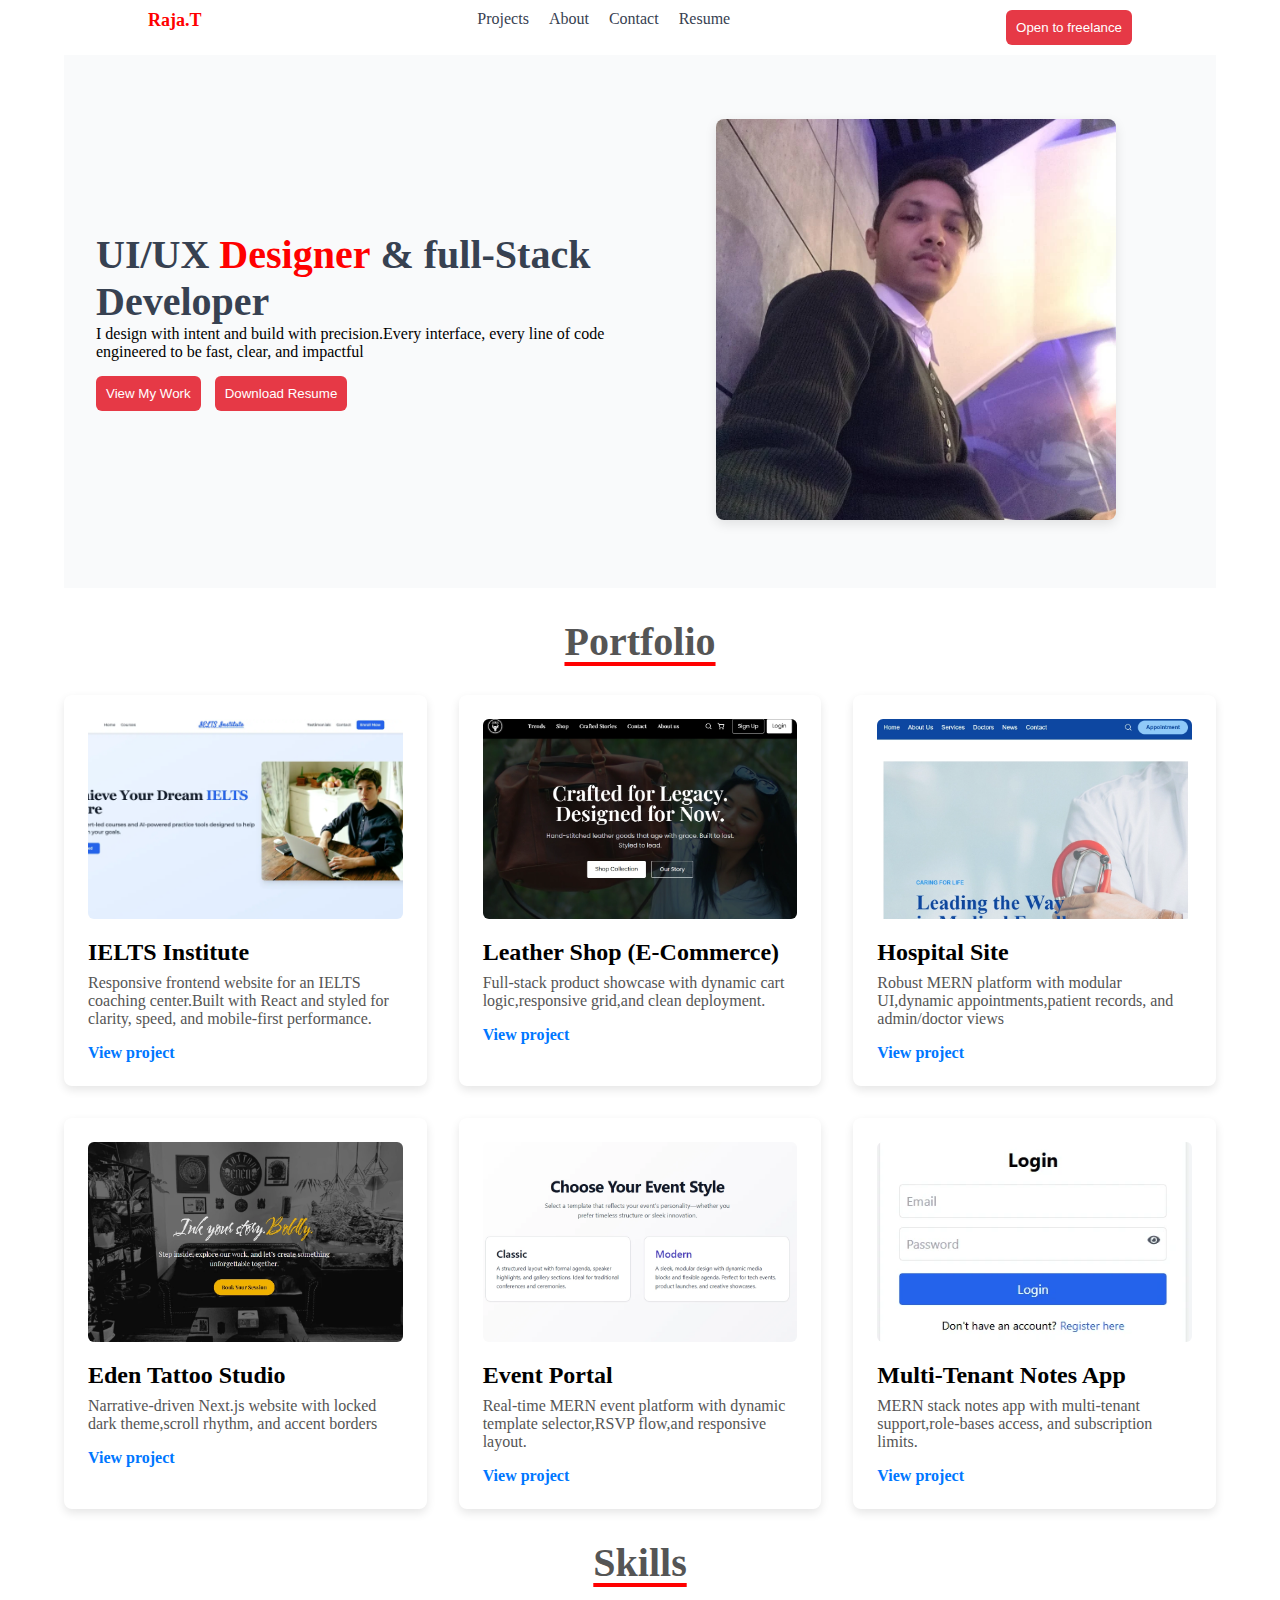
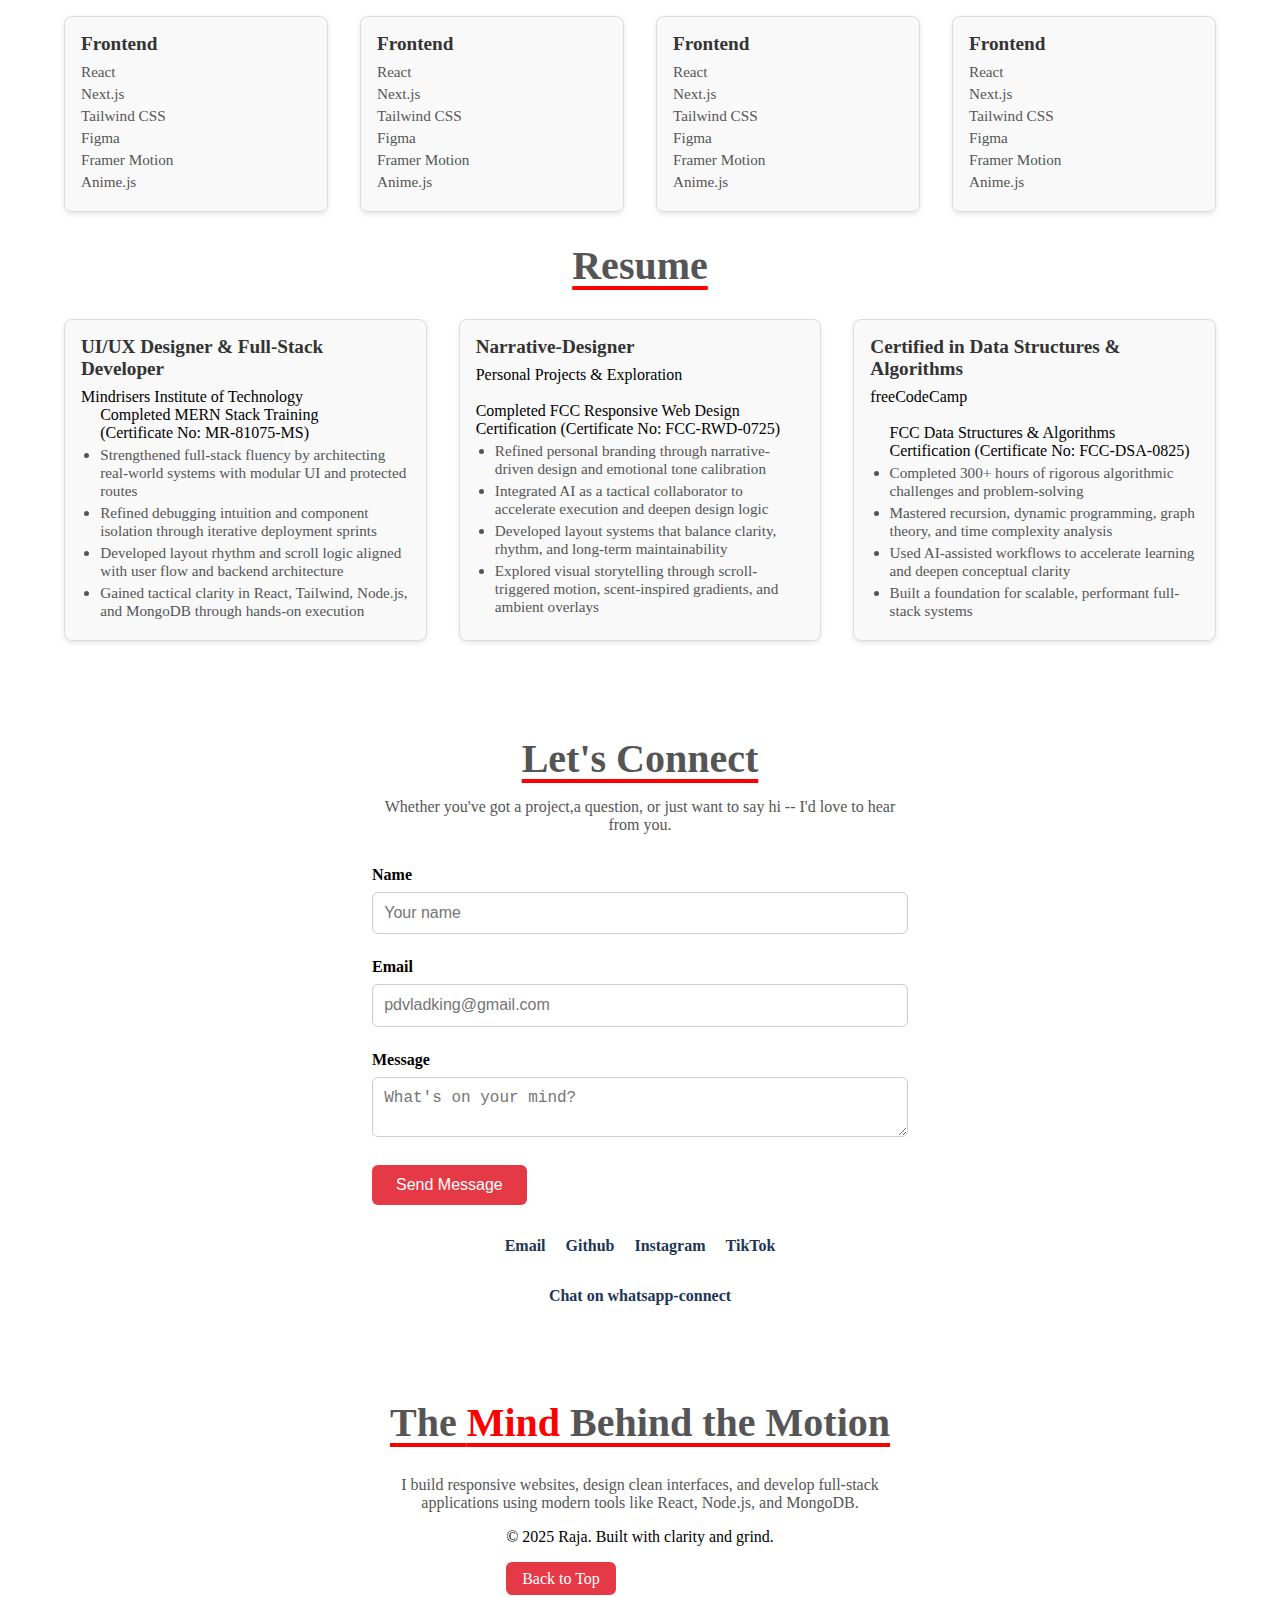
<file: index.html>
<!DOCTYPE html>
<html lang="en">
<head>
  <meta charset="UTF-8">
  <meta name="viewport" content="width=device-width, initial-scale=1.0">
  <title>Portfolio</title>
  <link rel="stylesheet" href="styles.css">
</head>
<body>

  <!-- navbar section -->

  <header>
    <div class="logo">Raja.T</div>
    <nav>
      <a href="">Projects</a>
      <a href="">About</a>
      <a href="">Contact</a>
      <a href="">Resume</a>
    </nav>
    <button class="navcta">Open to freelance</button>
  </header>
  <div class="wrapper">
  <main>

    <!-- hero section -->

    <section class="hero">
      <div class="hero-text">
        <h1>
          UI/UX <span>Designer</span> & full-Stack Developer
        </h1>
        <p>
          I design with intent and build with precision.Every interface, every line of code engineered to be fast, clear, and impactful 
        </p>
        <button class="cta">View My Work</button>
        <button class="cta1">Download Resume</button>
      </div>
      <div class="hero-image">
        <img src="hero.webp" alt="Raja coding">
      </div>
    </section>

    <!-- project section -->

    <section class="projects" id="projects">
      <h2>Portfolio</h2>
      <div class="project-grid">
      <article class="project-card">
        <img src="/ielts-institute.webp" alt="e-com">
        <h3>IELTS Institute</h3>
        <p>
          Responsive frontend website for an IELTS coaching center.Built with React and styled for clarity, speed, and mobile-first performance.
        </p>
        <a href="#" class="project-link">View project</a>
      </article>

            <article class="project-card">
        <img src="/rawhide.webp" alt="e-com">
        <h3>Leather Shop (E-Commerce)</h3>
        <p>
          Full-stack product showcase with dynamic cart logic,responsive grid,and clean deployment.
        </p>
        <a href="#" class="project-link">View project</a>
      </article>

      <article class="project-card">
        <img src="/hospital-thumb.webp" alt="Hospital-site">
        <h3>Hospital Site</h3>
        <p>
        Robust MERN platform with modular UI,dynamic appointments,patient records, and admin/doctor views
        </p>
        <a href="#" class="project-link">View project</a>
      </article>

      <article class="project-card">
        <img src="/eden.webp" alt="tattoo & piercing shop">
        <h3>Eden Tattoo Studio</h3>
        <p>
          Narrative-driven Next.js website with locked dark theme,scroll rhythm, and accent borders
        </p>
        <a href="#" class="project-link">View project</a>
      </article>

      <article class="project-card">
        <img src="/events-portal.webp" alt="e-com">
        <h3>Event Portal</h3>
        <p>
          Real-time MERN event platform with dynamic template selector,RSVP flow,and responsive layout.
        </p>
        <a href="#" class="project-link">View project</a>
      </article>

      <article class="project-card">
        <img src="/notes-app.webp" alt="e-com">
        <h3>Multi-Tenant Notes App</h3>
        <p>
          MERN stack notes app with multi-tenant support,role-bases access, and subscription limits.
        </p>
        <a href="#" class="project-link">View project</a>
      </article>
      </div>
    </section>

    <!-- Skills -->

    <section class="skills" id="skills">
    <h2>Skills</h2>
    <div class="skills-grid">
      <div class="skills-card">
      <h3>Frontend</h3>
      <ul>
      <li>React</li>
      <li>Next.js</li>
      <li>Tailwind CSS</li>
      <li>Figma</li>
      <li>Framer Motion</li>
      <li>Anime.js</li>
      </ul>
    </div>

    <div class="skills-card">
      <h3>Frontend</h3>
      <ul>
      <li>React</li>
      <li>Next.js</li>
      <li>Tailwind CSS</li>
      <li>Figma</li>
      <li>Framer Motion</li>
      <li>Anime.js</li>
      </ul>
    </div>

    <div class="skills-card">
      <h3>Frontend</h3>
      <ul>
      <li>React</li>
      <li>Next.js</li>
      <li>Tailwind CSS</li>
      <li>Figma</li>
      <li>Framer Motion</li>
      <li>Anime.js</li>
      </ul>
    </div>

    <div class="skills-card">
      <h3>Frontend</h3>
      <ul>
      <li>React</li>
      <li>Next.js</li>
      <li>Tailwind CSS</li>
      <li>Figma</li>
      <li>Framer Motion</li>
      <li>Anime.js</li>
      </ul>
    </div>
  </div>


    </section>

    <!-- Resume -->

    <section class="resume" id="resume">
      <h2>Resume</h2>
      <div class="resume-grid">
        <div class="resume-card">
       <h3>UI/UX Designer & Full-Stack Developer
</h3>
<p>Mindrisers Institute of Technology</p>
      <ul>
      Completed MERN Stack Training <br>(Certificate No: MR-81075-MS)
      <li>Strengthened full-stack fluency by architecting real-world systems with modular UI and protected routes
</li>
      <li>Refined debugging intuition and component isolation through iterative deployment sprints</li>
      <li>Developed layout rhythm and scroll logic aligned with user flow and backend architecture</li>
      <li>Gained tactical clarity in React, Tailwind, Node.js, and MongoDB through hands-on execution
</li>
      </ul>   
        </div>

        <div class="resume-card">
       <h3>Narrative-Designer</h3>
       <p>Personal Projects & Exploration</p>
       <br>Completed FCC Responsive Web Design Certification (Certificate No: FCC-RWD-0725)
      <ul>
      <li>Refined personal branding through narrative-driven design and emotional tone calibration
</li>
      <li>Integrated AI as a tactical collaborator to accelerate execution and deepen design logic
</li>
      <li>Developed layout systems that balance clarity, rhythm, and long-term maintainability
</li>
      <li>Explored visual storytelling through scroll-triggered motion, scent-inspired gradients, and ambient overlays
</li>
      </ul>   
        </div>

        <div class="resume-card">
       <h3>Certified in Data Structures & Algorithms
</h3>
 <p>freeCodeCamp</p> 
      <ul>
      <br>
FCC Data Structures & Algorithms Certification (Certificate No: FCC-DSA-0825)
      <li>Completed 300+ hours of rigorous algorithmic challenges and problem-solving
</li>
      <li>Mastered recursion, dynamic programming, graph theory, and time complexity analysis
</li>
      <li>Used AI-assisted workflows to accelerate learning and deepen conceptual clarity
</li>
      <li>Built a foundation for scalable, performant full-stack systems</li>
      </ul>   
        </div>
      </div>
    </section>

    <!-- Contact -->

    <section class="contact" id="contact">
      <h2>Let's Connect</h2>
      <p>Whether you've got a project,a question, or just want to say hi -- I'd love to hear from you.</p>

      <form id="contact-form">
        <label for="name">Name</label>
        <input type="text" id="name" name="user_email" placeholder="Your name" required>

        <label for="email">Email</label>
        <input type="email" id="email" name="user_email" placeholder="pdvladking@gmail.com" required>

        <label for="message">Message</label>
        <textarea name="message" id="message" placeholder="What's on your mind?" required></textarea>
        <button type="submit"class="send-btn">Send Message</button>
      </form>

      <div class="social-links">
        <a href="mailto:pdvladking@gmail.com">Email</a>
        <a href="https://github.com/pdvladking" target="_blank">Github</a>
        <a href="https://instagram.com/rajthapa_404" target="_blank">Instagram</a>
        <a href="https://www.tiktok.com" target="_blank" >TikTok</a>
      </div>
      <div class="whatsapp-connect">
        <a href="https://wa.me/9779768446227">Chat on whatsapp-connect</a>
      </div>
    </section>

    <!-- About me -->

    <section class="aboutme" id="aboutme">
      <h2>The <span>Mind</span> Behind the Motion</h2>
      <p>I build responsive websites, design clean interfaces, and develop full-stack <br> applications using modern tools like React, Node.js, and MongoDB.</p>
    </section>
  </main>
  <footer>
    <div class="footer-links">
      <p>
        &copy; 2025 Raja. Built with clarity and grind.
      </p>
      <a href="#top" class="back-to-top">Back to Top</a>
    </div>

  </footer>
  </div>


  
</body>
</html>
</file>
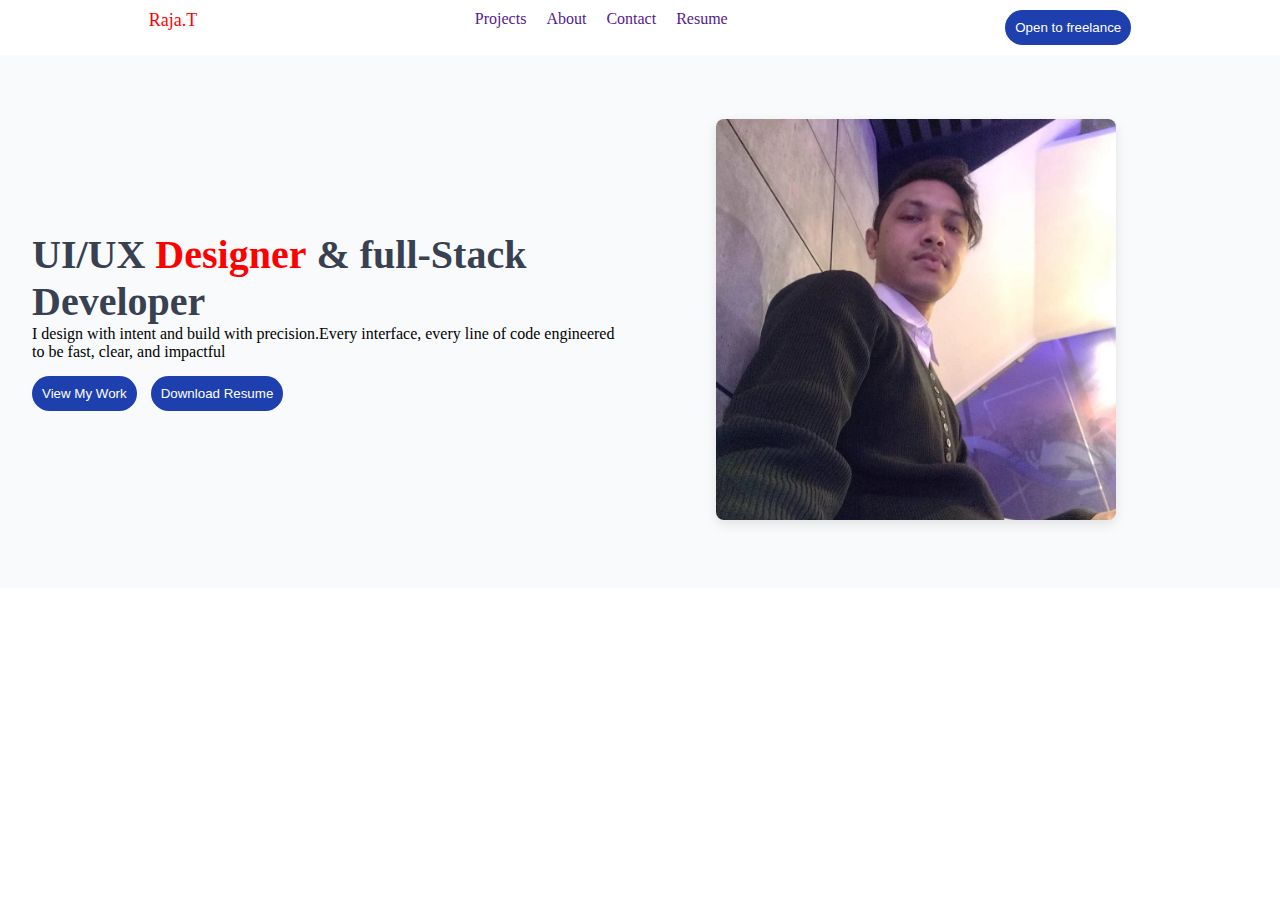
<file: Drill-1/index.html>
<!DOCTYPE html>
<html lang="en">
<head>
  <meta charset="UTF-8">
  <meta name="viewport" content="width=device-width, initial-scale=1.0">
  <title>Portfolio</title>
  <link rel="stylesheet" href="styles.css">
</head>
<body>
  <header>
    <div class="logo">Raja.T</div>
    <nav>
      <a href="">Projects</a>
      <a href="">About</a>
      <a href="">Contact</a>
      <a href="">Resume</a>
    </nav>
    <button class="navcta">Open to freelance</button>
  </header>
  <main>
    <!-- hero section -->
    <section class="hero">
      <div class="hero-text">
        <h1>
          UI/UX <span>Designer</span> & full-Stack Developer
        </h1>
        <p>
          I design with intent and build with precision.Every interface, every line of code engineered to be fast, clear, and impactful 
        </p>
        <button class="cta">View My Work</button>
        <button class="cta1">Download Resume</button>
      </div>
      <div class="hero-image">
        <img src="hero.webp" alt="Raja coding">
      </div>
    </section>
  </main>
  
</body>
</html>
</file>
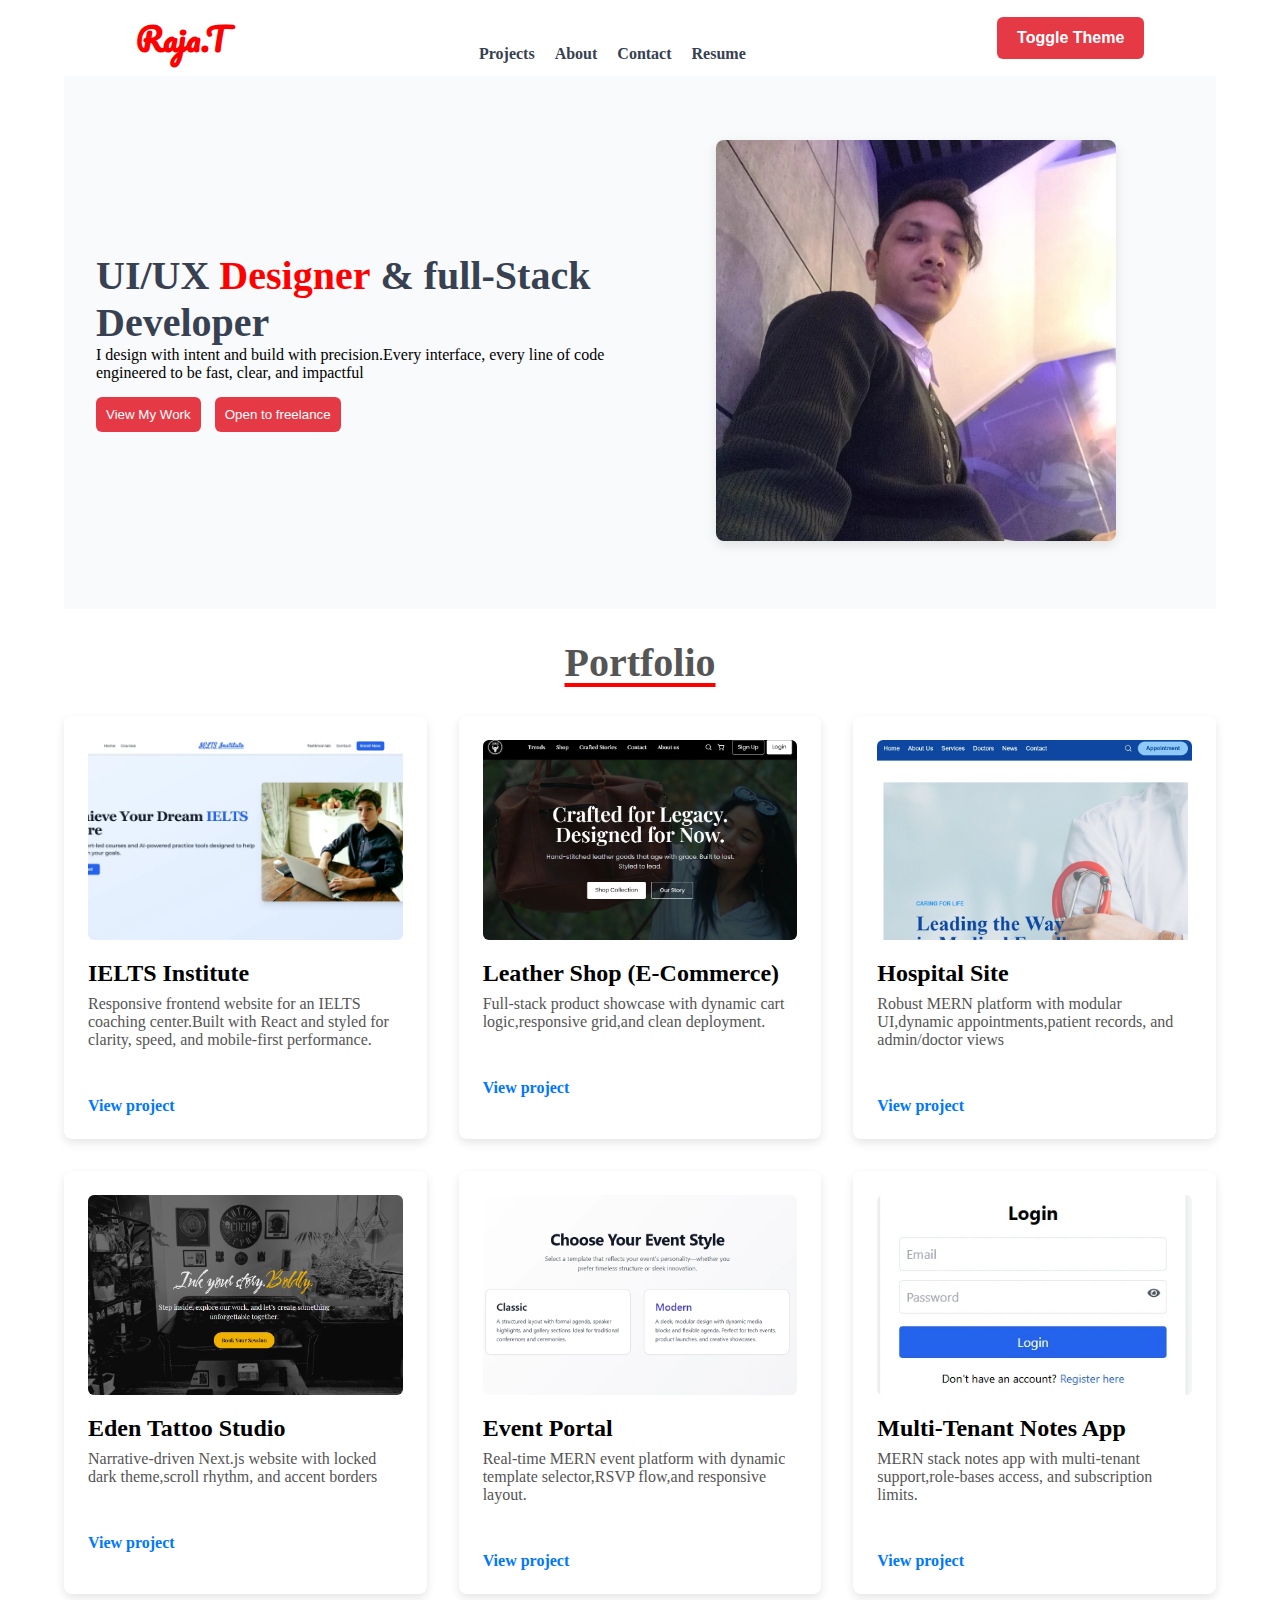
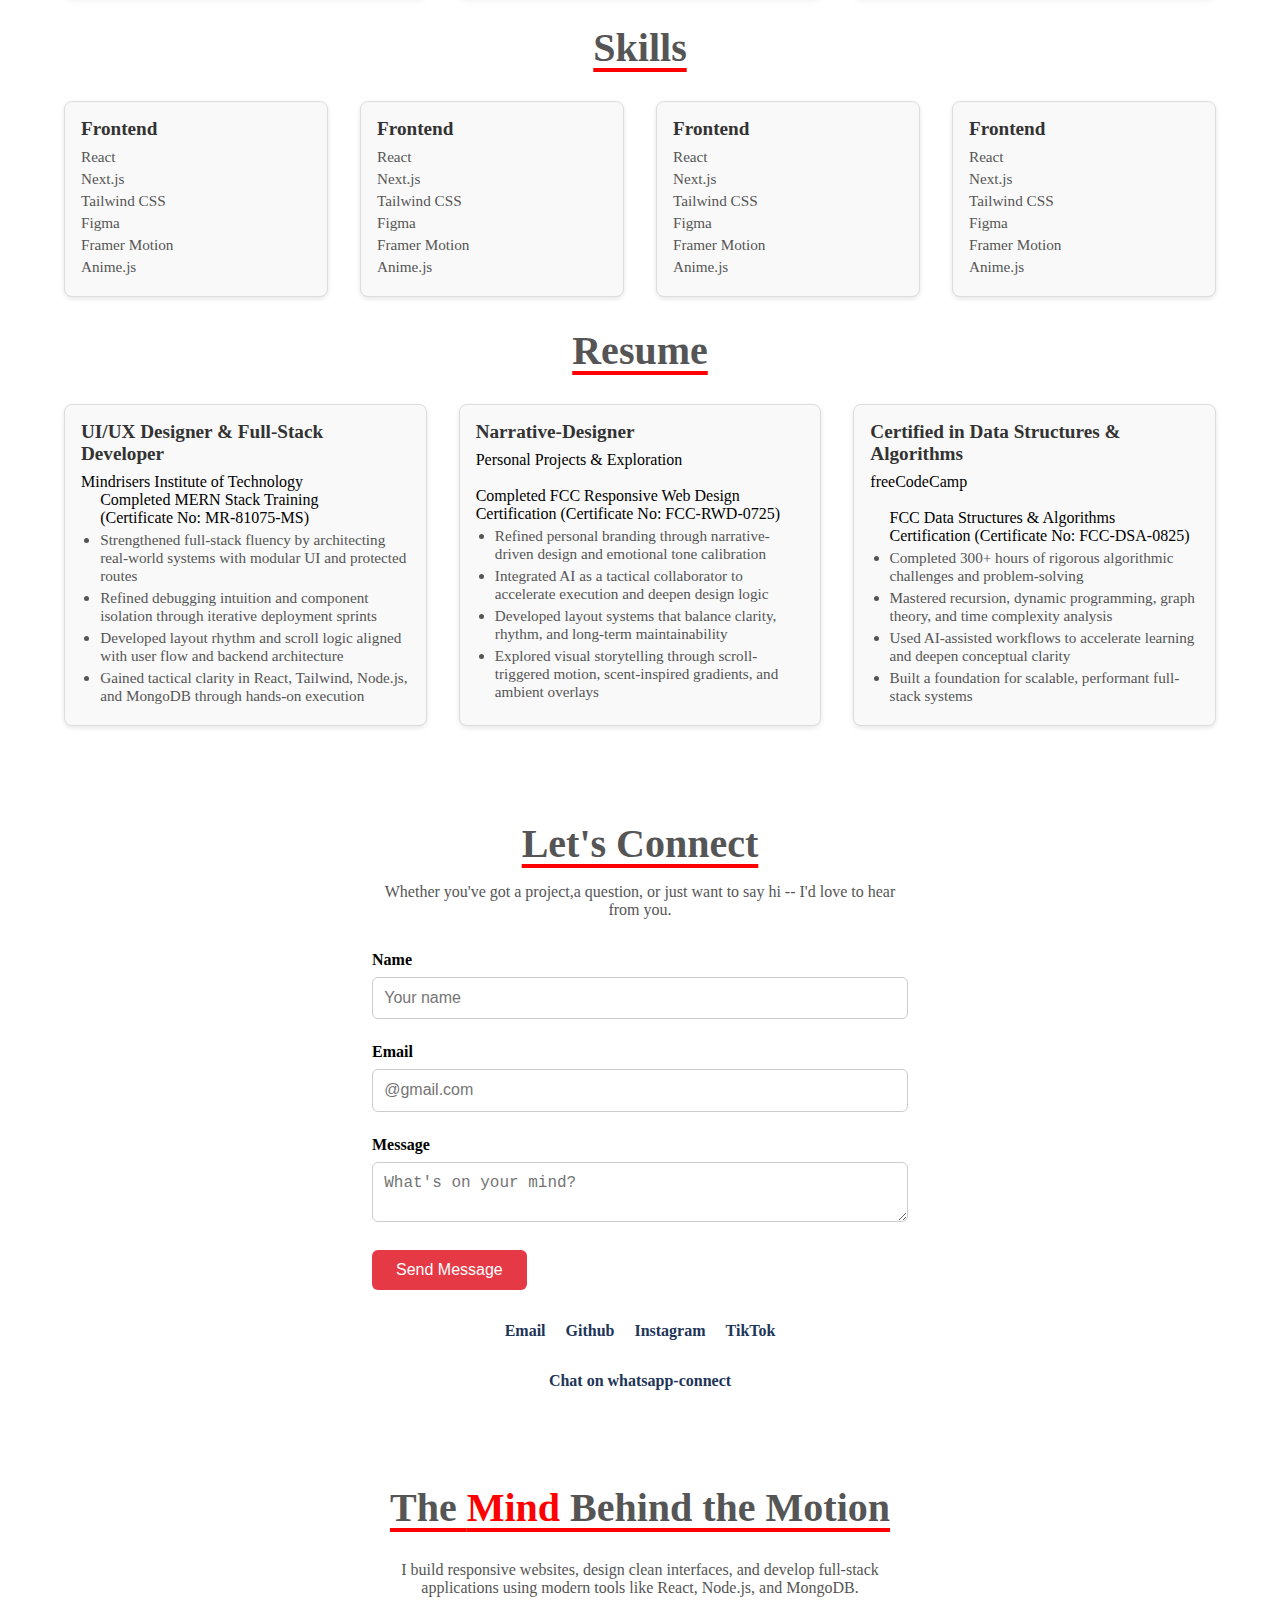
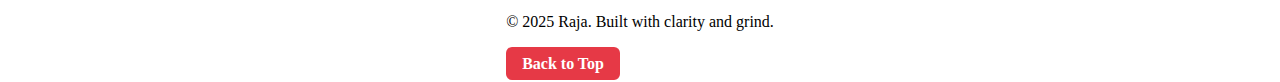
<file: portfolio/index.html>
<!DOCTYPE html>
<html lang="en">
<head>
  <meta charset="UTF-8">
  <meta name="viewport" content="width=device-width, initial-scale=1.0">
  <title>Portfolio</title>
  <link rel="stylesheet" href="styles.css">
  <link href="https://fonts.googleapis.com/css?family=Pacifico&display=swap" rel="stylesheet">
</head>
<body>

  <!-- navbar section -->

  <header>
    <div class="logo">Raja.T</div>
    <nav>
      <a href="#projects">Projects</a>
      <a href="#aboutme">About</a>
      <a href="#contact">Contact</a>
      <a href="#resume">Resume</a>
    </nav>
    <button id="theme-toggle">Toggle Theme</button>
  </header>
  <div class="wrapper">
  <main>

    <!-- hero section -->

    <section class="hero">
      <div class="hero-text">
        <h1>
          UI/UX <span>Designer</span> & full-Stack Developer
        </h1>
        <p>
          I design with intent and build with precision.Every interface, every line of code engineered to be fast, clear, and impactful 
        </p>
        <button onclick="location.href='#projects'" class="cta">View My Work</button>
        <button onclick="location.href='#contact'" class="cta1">Open to freelance</button>
      </div>
      <div class="hero-image">
        <img src="webp/hero.webp" alt="Raja coding">
      </div>
    </section>

    <!-- project section -->

    <section class="projects" id="projects">
      <h2>Portfolio</h2>
      <div class="project-grid">
      <article class="project-card">
        <img src="webp/ielts-institute.webp" alt="e-com">
        <h3>IELTS Institute</h3>
        <p>
          Responsive frontend website for an IELTS coaching center.Built with React and styled for clarity, speed, and mobile-first performance.
        </p>
        <a href="https://ielts-institute-ten.vercel.app/" target="_blank" class="project-link">View project</a>
      </article>

            <article class="project-card">
        <img src="webp/rawhide.webp" alt="e-com">
        <h3>Leather Shop (E-Commerce)</h3>
        <p>
          Full-stack product showcase with dynamic cart logic,responsive grid,and clean deployment.
        </p>
        <a href="https://rj-mernstorm.vercel.app/" target="_blank" class="project-link">View project</a>
      </article>

      <article class="project-card">
        <img src="webp/hospital-thumb.webp" alt="Hospital-site">
        <h3>Hospital Site</h3>
        <p>
        Robust MERN platform with modular UI,dynamic appointments,patient records, and admin/doctor views
        </p>
        <a href="https://mern-hospital-site.vercel.app/" target="_blank" class="project-link">View project</a>
      </article>

      <article class="project-card">
        <img src="webp/eden.webp" alt="tattoo & piercing shop">
        <h3>Eden Tattoo Studio</h3>
        <p>
          Narrative-driven Next.js website with locked dark theme,scroll rhythm, and accent borders
        </p>
        <a href="https://www.edentattoonepal.com.np/" target="_blank" class="project-link">View project</a>
      </article>

      <article class="project-card">
        <img src="webp/events-portal.webp" alt="e-com">
        <h3>Event Portal</h3>
        <p>
          Real-time MERN event platform with dynamic template selector,RSVP flow,and responsive layout.
        </p>
        <a href="https://aws-lambda-mern-event-portal.vercel.app/" target="_blank" class="project-link">View project</a>
      </article>

      <article class="project-card">
        <img src="webp/notes-app.webp" alt="e-com">
        <h3>Multi-Tenant Notes App</h3>
        <p>
          MERN stack notes app with multi-tenant support,role-bases access, and subscription limits.
        </p>
        <a href="https://notes-app-sigma-navy.vercel.app/" target="_blank" class="project-link">View project</a>
      </article>
      </div>
    </section>

    <!-- Skills -->

    <section class="skills" id="skills">
    <h2>Skills</h2>
    <div class="skills-grid">
      <div class="skills-card">
      <h3>Frontend</h3>
      <ul>
      <li>React</li>
      <li>Next.js</li>
      <li>Tailwind CSS</li>
      <li>Figma</li>
      <li>Framer Motion</li>
      <li>Anime.js</li>
      </ul>
    </div>

    <div class="skills-card">
      <h3>Frontend</h3>
      <ul>
      <li>React</li>
      <li>Next.js</li>
      <li>Tailwind CSS</li>
      <li>Figma</li>
      <li>Framer Motion</li>
      <li>Anime.js</li>
      </ul>
    </div>

    <div class="skills-card">
      <h3>Frontend</h3>
      <ul>
      <li>React</li>
      <li>Next.js</li>
      <li>Tailwind CSS</li>
      <li>Figma</li>
      <li>Framer Motion</li>
      <li>Anime.js</li>
      </ul>
    </div>

    <div class="skills-card">
      <h3>Frontend</h3>
      <ul>
      <li>React</li>
      <li>Next.js</li>
      <li>Tailwind CSS</li>
      <li>Figma</li>
      <li>Framer Motion</li>
      <li>Anime.js</li>
      </ul>
    </div>
  </div>


    </section>

    <!-- Resume -->

    <section class="resume" id="resume">
      <h2>Resume</h2>
      <div class="resume-grid">
        <div class="resume-card">
       <h3>UI/UX Designer & Full-Stack Developer
</h3>
<p>Mindrisers Institute of Technology</p>
      <ul>
      Completed MERN Stack Training <br>(Certificate No: MR-81075-MS)
      <li>Strengthened full-stack fluency by architecting real-world systems with modular UI and protected routes
</li>
      <li>Refined debugging intuition and component isolation through iterative deployment sprints</li>
      <li>Developed layout rhythm and scroll logic aligned with user flow and backend architecture</li>
      <li>Gained tactical clarity in React, Tailwind, Node.js, and MongoDB through hands-on execution
</li>
      </ul>   
        </div>

        <div class="resume-card">
       <h3>Narrative-Designer</h3>
       <p>Personal Projects & Exploration</p>
       <br>Completed FCC Responsive Web Design Certification (Certificate No: FCC-RWD-0725)
      <ul>
      <li>Refined personal branding through narrative-driven design and emotional tone calibration
</li>
      <li>Integrated AI as a tactical collaborator to accelerate execution and deepen design logic
</li>
      <li>Developed layout systems that balance clarity, rhythm, and long-term maintainability
</li>
      <li>Explored visual storytelling through scroll-triggered motion, scent-inspired gradients, and ambient overlays
</li>
      </ul>   
        </div>

        <div class="resume-card">
       <h3>Certified in Data Structures & Algorithms
</h3>
 <p>freeCodeCamp</p> 
      <ul>
      <br>
FCC Data Structures & Algorithms Certification (Certificate No: FCC-DSA-0825)
      <li>Completed 300+ hours of rigorous algorithmic challenges and problem-solving
</li>
      <li>Mastered recursion, dynamic programming, graph theory, and time complexity analysis
</li>
      <li>Used AI-assisted workflows to accelerate learning and deepen conceptual clarity
</li>
      <li>Built a foundation for scalable, performant full-stack systems</li>
      </ul>   
        </div>
      </div>
    </section>

    <!-- Contact -->

    <section class="contact" id="contact">
      <h2>Let's Connect</h2>
      <p>Whether you've got a project,a question, or just want to say hi -- I'd love to hear from you.</p>

      <form action="mailto:pdvladking@gmail.com" method="post" enctype="text/plain" id="contact-form">
        <label for="name">Name</label>
        <input type="text" id="name" name="user_email" placeholder="Your name" required>

        <label for="email">Email</label>
        <input type="email" id="email" name="user_email" placeholder="@gmail.com" required>

        <label for="message">Message</label>
        <textarea name="message" id="message" placeholder="What's on your mind?" required></textarea>
        <button type="submit"class="send-btn">Send Message</button>
      </form>

      <div class="social-links">
        <a href="mailto:pdvladking@gmail.com">Email</a>
        <a href="https://github.com/pdvladking" target="_blank">Github</a>
        <a href="https://instagram.com/rajthapa_404" target="_blank">Instagram</a>
        <a href="https://www.tiktok.com" target="_blank" >TikTok</a>
      </div>
      <div class="whatsapp-connect">
        <a href="https://wa.me/9779768446227">Chat on whatsapp-connect</a>
      </div>
    </section>

    <!-- About me -->

    <section class="aboutme" id="aboutme">
      <h2>The <span>Mind</span> Behind the Motion</h2>
      <p>I build responsive websites, design clean interfaces, and develop full-stack <br> applications using modern tools like React, Node.js, and MongoDB.</p>
    </section>
  </main>
  <footer>
    <div class="footer-links">
      <p>
        &copy; 2025 Raja. Built with clarity and grind.
      </p>
      <a href="#top" class="back-to-top">Back to Top</a>
    </div>

  </footer>
  </div>


  <script src="script.js"></script>
</body>
</html>
</file>
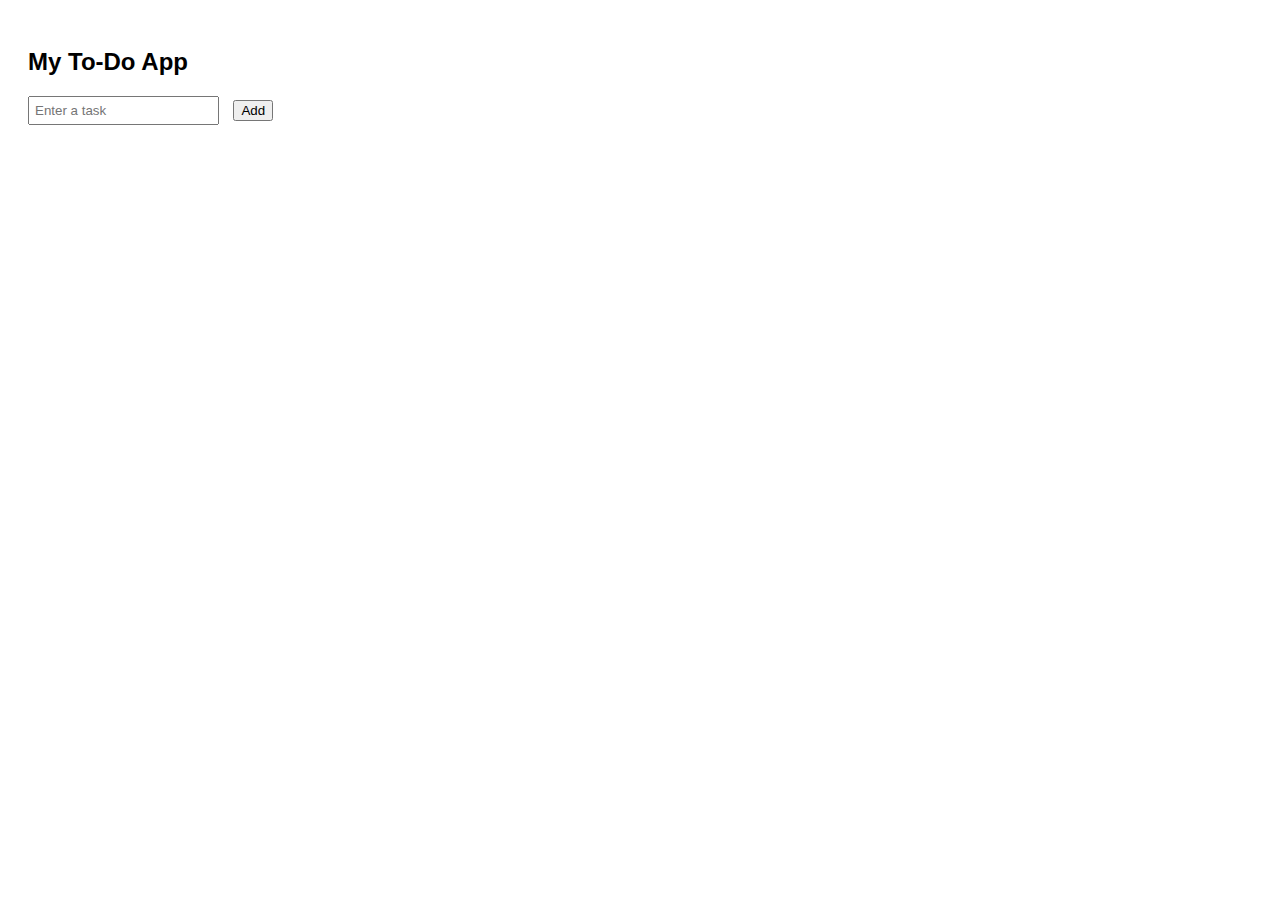
<file: To-do-app/index.html>
<!DOCTYPE html>
<html lang="en">
<head>
  <meta charset="UTF-8">
  <meta name="viewport" content="width=device-width, initial-scale=1.0">
  <title>To-Do App</title>
  <style>
    body{font-family: Arial, Helvetica, sans-serif;padding: 20px;}
    input{padding: 5px;}
    button{margin-left: 10px;}
    ul{margin-left: 10px;}
    li{margin: 5px 0;}
  </style>
</head>
<body>
  <h2>My To-Do App</h2>
  <input id="taskInput" type="text"placeholder="Enter a task">
  <button id = "addBtn">Add</button>

  <ul id="taskList"></ul>

  <script src="app.js"></script>
</body>
</html>
</file>
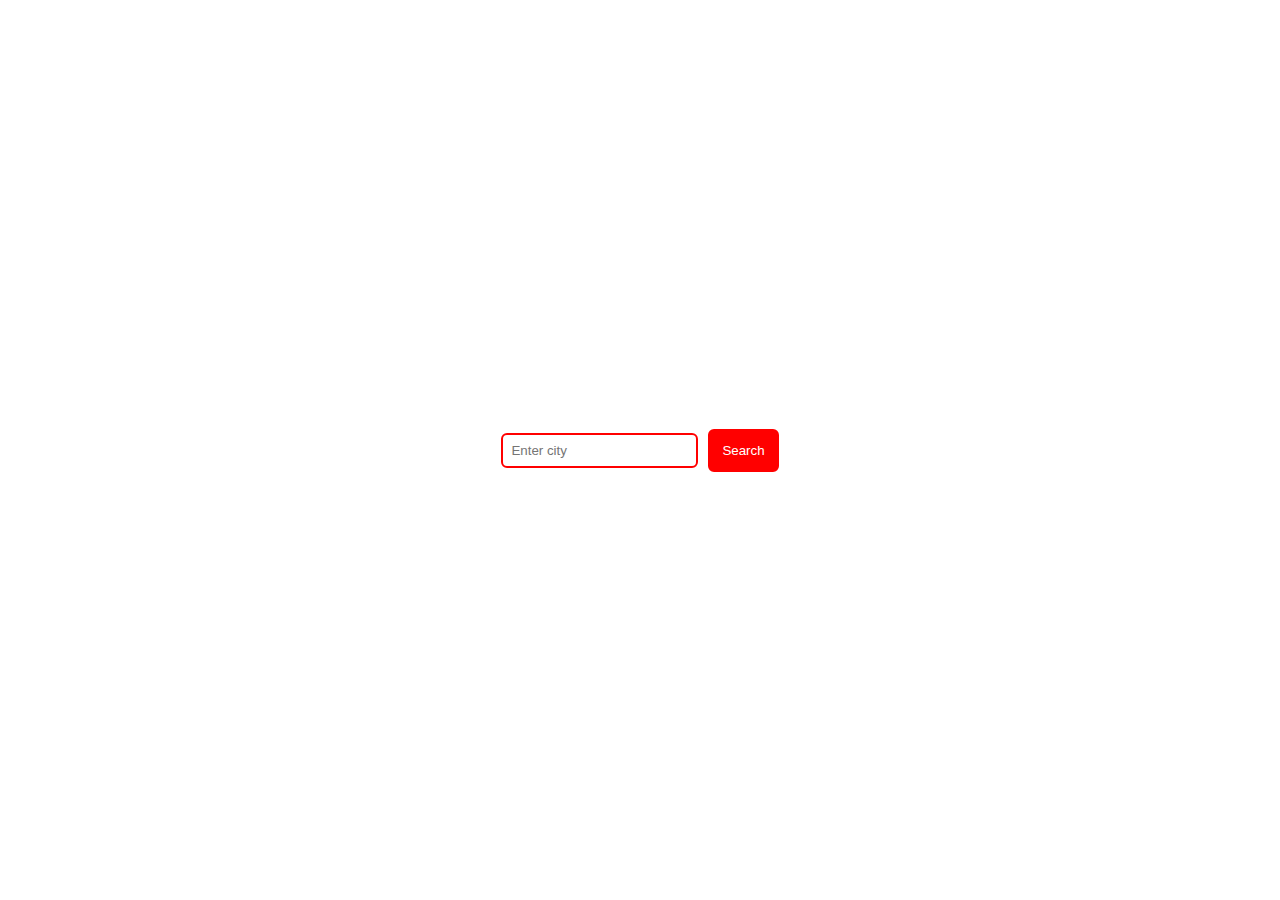
<file: weather-app/index.html>
<!DOCTYPE html>
<html lang="en">
<head>
  <meta charset="UTF-8">
  <meta name="viewport" content="width=device-width, initial-scale=1.0">
  <title>Weather-app</title>
  <link rel="stylesheet" href="style.css">
</head>
<body>
  <div class="container">
  <input id="city" type="text" placeholder="Enter city">
  <button onclick="getWeather()">Search</button>
  <div id="result"></div>
  </div>
  <script src="script.js"></script>
</body>
</html>
</file>
<file: styles.css>
*{
  margin: 0;
  padding: 0;
  box-sizing: border-box;
}
.wrapper{
  max-width: 1200px;
  margin: 0 auto;
  padding: 0 1.5rem;
}
/* header */
.logo{
  color: red;
  font-family: cursive;
  font-weight: bold;
  font-size: large;
  cursor: pointer;
}

header{

  display: flex;
  justify-content: space-around;
  padding: 10px;
}

nav{
  display: flex;
  gap: 20px;  
}

a{
    text-decoration: none;
    color: #374151;
    font: bold;
}
a:hover{
  text-decoration: underline;
}
.navcta{
  background-color: #e63946;
  color: white;
  border: none;
  padding: 10px;
  border-radius: 6px;
  cursor: pointer;
}
.navcta:hover{
  background: red;
}

/* hero */

span{
  font-family: cursive;
  color: red;
}

.hero{
  display: grid;
  grid-template-columns: 1fr 1fr;
  align-items: center;
  gap: 2rem;
  padding: 4rem 2rem;
  background: #f9fafb;
}
.hero-text h1{
  font-size: 2.5rem;
  font-weight:bold;
  color:#374151;
}
hero-text p{
  margin: 1rem 0;
  color: #374151;
  
}
.cta{
display: inline-block;
background: #e63946;
border: none;
color: white;
border-radius: 6px;
padding: 10px;
cursor: pointer;
margin-right: 10px;
}
.cta:hover{
  background:red;
}
.cta1{
  background: #e63946;
  border: none;
  color: white;
  border-radius: 6px;
  padding: 10px;
  cursor: pointer;
  margin-top: 15px;
}
.cta1:hover{
  background:red;
}
.hero-image img{
  width: 100%;
  max-width: 400px;
  border-radius: 8px;
  box-shadow: 0 4px 12px rgba(0, 0, 0, 0.1);
  margin-left: 60px;
}
h2{
  font-size: 2.5rem;
  color: #555;
  text-align: center;
  margin-bottom: 30px;
  margin-top: 30px;
  text-decoration: underline;
  text-underline-offset: 7px;
  text-decoration-color:red ;
}
/* Portfolio */

.project-card{
  background: #ffffff;
  border-radius: 8px;
  padding: 1.5rem;
  box-shadow: 0 4px 10px rgba(0, 0, 0, 0.1);
  transition: transform 0.3s ease, box-shadow 0.3 ease;
  max-width: 100%;
  margin: 0 auto;
  transition: transform 0.2s ease;
}

.project-card:hover{
  transform: translate(-5px);
  box-shadow: 0 8px 16px rgba(0, 0, 0 ,0.1);
}

.project-card img{
  width: 100%;
  height: 200px;
  border-radius: 6px;
  margin-bottom: 1rem;
  object-fit: cover;
}

.project-card h3{
  font-size: 1.5rem;
  margin-bottom: 0.5rem;
}

.project-card p{
  font-size: 1rem;
  color: #555;
  margin-bottom: 1rem;

}

.project-link{
  display: inline-block;
  color: #0077ff;
  font-weight: bold;
  text-decoration: none;
  text-align: right;
}

.project-link:hover{
  text-decoration: underline;
}

.project-grid{
  display: grid;
  grid-template-columns:  repeat(auto-fit,minmax(300px,1fr));
  gap: 2rem;
}

/* Skills */
.skills-grid {
  display: grid;
  grid-template-columns: repeat(auto-fit,minmax(250px,1fr));
  gap: 2rem;
}

.skills-card {
  width: 100%;
  background: #f9f9f9;
  border: 1px solid #ddd;
  border-radius: 8px;
  padding: 1rem;
  box-shadow: 0 2px 5px rgba(0,0,0,0.1);
  transition: transform 0.2s ease;
}

.skills-card:hover {
  transform: translateY(-5px);
}

.skills-card h3 {
  margin-bottom: 0.5rem;
  font-size: 1.2rem;
  color: #333;
}

.skills-card ul {
  list-style: none;
  padding: 0;
  margin: 0;
}

.skills-card li {
  margin: 0.25rem 0;
  font-size: 0.95rem;
  color: #555;
}

/* resume */

.resume-grid {
  display: grid;
  grid-template-columns: repeat(auto-fit,minmax(250px,1fr));
  gap: 2rem;
}

.resume-card {
  width: 100%;
  background: #f9f9f9;
  border: 1px solid #ddd;
  border-radius: 8px;
  padding: 1rem;
  box-shadow: 0 2px 5px rgba(0,0,0,0.1);
  transition: transform 0.2s ease;
}

.resume-card:hover {
  transform: translateY(-5px);
}

.resume-card h3 {
  margin-bottom: 0.5rem;
  font-size: 1.2rem;
  color: #333;
}

.resume-card ul {
  padding-left: 1.2rem;
  list-style-type: disc;
}

.resume-card li {
  margin: 0.25rem 0;
  font-size: 0.95rem;
  color: #555;
}

.contact{
  padding: 4rem 2rem;
  background: #fff;
  max-width: 600px;
  margin: auto;
}

.contact h2{
  text-align: center;
  margin-bottom: 1rem;
}

.contact p{
  text-align: center;
  margin-bottom: 2rem;
  font-size: 1rem;
  color: #555;
}

form label{
  display: block;
  margin-bottom: 0.5rem;
  font-weight:bold;
}

form input,form textarea{
  width: 100%;
  padding: 0.7rem;
  margin-bottom: 1.5rem;
  border: 1px solid #ccc;
  border-radius: 6px;
  font-size: 1rem;
}

.send-btn{
  background-color: #e63946;
  color: #fff;
  padding: 0.7rem 1.5rem;
  border: none;
  border-radius: 6px;
  cursor: pointer;
  font-size: 1rem;
}

.social-links,
.whatsapp-connect{
  margin-top: 2rem;
  text-align: center;
}

.social-links a,
.whatsapp-connect a {
  margin: 0 0.5rem;
  color: #1d3557;
  font-weight: bold;
}

/* About me */

.aboutme p{
  text-align: center;
  font-size: 1rem;
  color: #555
}
footer{
  display: flex;
  justify-content: center;
}

.back-to-top{
  background: #e63946;
  color: #fff;
  padding: 0.5rem 1rem;
  border-radius: 6px;
  text-decoration: none;
}
.footer-links p{
  text-align: center;
  padding-top: 1rem;
  margin-bottom: 1.5rem;
}

.back-to-top:hover{
  background: #1d3557;
}
html{
  scroll-behavior: smooth;
}
</file>
<file: Drill-1/styles.css>
*{
  margin: 0;
  padding: 0;
  box-sizing: border-box;
}

.logo{
  color: red;
  font-family: cursive;
  font: bold;
  font-size: large;
  cursor: pointer;
}

header{

  display: flex;
  justify-content: space-around;
  padding: 10px;
}

nav{
  display: flex;
  gap: 20px;  
}

a{
    text-decoration: none;
}
a:hover{
  text-decoration: underline;
}
.navcta{
  background-color: #1e40af;
  color: white;
  border: none;
  padding: 10px;
  border-radius: 20px;
  cursor: pointer;
}
.navcta:hover{
  background: red;
}

span{
  font-family: cursive;
  color: red;
}

.hero{
  display: grid;
  grid-template-columns: 1fr 1fr;
  align-items: center;
  gap: 2rem;
  padding: 4rem 2rem;
  background: #f9fafb;
}
.hero-text h1{
  font-size: 2.5rem;
  font-weight:bold;
  color:#374151;
}
hero-text p{
  margin: 1rem 0;
  color: #374151;
}
.cta{
display: inline-block;
background: #1e40af;
border: none;
color: white;
border-radius: 20px;
padding: 10px;
cursor: pointer;
margin-right: 10px;
}
.cta:hover{
  background:red;
}
.cta1{
  background: #1e40af;
  border: none;
  color: white;
  border-radius: 20px;
  padding: 10px;
  cursor: pointer;
  margin-top: 15px;
}
.cta1:hover{
  background:red;
}
.hero-image img{
  width: 100%;
  max-width: 400px;
  border-radius: 8px;
  box-shadow: 0 4px 12px rgba(0, 0, 0, 0.1);
  margin-left: 60px;
}
</file>
<file: portfolio/styles.css>
*{
  margin: 0;
  padding: 0;
  box-sizing: border-box;
}
.wrapper{
  max-width: 1200px;
  margin: 0 auto;
  padding: 0 1.5rem;
}
.dark-theme{
  background-color: #1d1d1d;
  color: #f9f9f9;
}
.dark-theme a{
  color: #ff6b6b;
}
/* header */
.logo{
  color: red;
  font-family: Pacifico;
  font-weight: bold;
  font-size: 2rem;
  cursor: pointer;
}

header{

  display: flex;
  justify-content: space-around;
  align-items: center;
  flex-wrap: wrap;
  padding: 10px;
}

nav{
  display: flex;
  gap: 20px;  
}

a{
    text-decoration: none;
    color: #374151;
    font-weight: bold;
    margin-top: 2rem;
}
a:hover{
  text-decoration: underline;
}

#theme-toggle:hover{
  background: red;
  transform: translate(-2px);

}

#theme-toggle{
  font-size: 1rem;
  font-weight: bold;
  padding: 0.75rem 1.25rem;
  background-color: #e63946;
  border: none;
  color: white;
  border-radius: 6px;
  cursor: pointer;
  transition: background 0.3s ease, transform 0.2s ease;

}
/* hero */

span{
  font-family: cursive;
  color: red;
}

.hero{
  display: grid;
  grid-template-columns: 1fr 1fr;
  align-items: center;
  gap: 2rem;
  padding: 4rem 2rem;
  background: #f9fafb;
}
.hero-text h1{
  font-size: 2.5rem;
  font-weight:bold;
  color:#374151;
}
hero-text p{
  margin: 1rem 0;
  color: #374151;
  
}
.cta{
display: inline-block;
background: #e63946;
border: none;
color: white;
border-radius: 6px;
padding: 10px;
cursor: pointer;
margin-right: 10px;
}
.cta:hover{
  background:red;
}
.cta1{
  background: #e63946;
  border: none;
  color: white;
  border-radius: 6px;
  padding: 10px;
  cursor: pointer;
  margin-top: 15px;
}
.cta1:hover{
  background:red;
}
.hero-image img{
  width: 100%;
  max-width: 400px;
  border-radius: 8px;
  box-shadow: 0 4px 12px rgba(0, 0, 0, 0.1);
  margin-left: 60px;
}
h2{
  font-size: 2.5rem;
  color: #555;
  text-align: center;
  margin-bottom: 30px;
  margin-top: 30px;
  text-decoration: underline;
  text-underline-offset: 7px;
  text-decoration-color:red ;
}
/* Portfolio */

.project-card{
  background: #ffffff;
  border-radius: 8px;
  padding: 1.5rem;
  box-shadow: 0 4px 10px rgba(0, 0, 0, 0.1);
  transition: transform 0.3s ease, box-shadow 0.3 ease;
  max-width: 100%;
  margin: 0 auto;
  transition: transform 0.2s ease;
}

.project-card:hover{
  transform: translate(-5px);
  box-shadow: 0 8px 16px rgba(0, 0, 0 ,0.1);
}

.project-card img{
  width: 100%;
  height: 200px;
  border-radius: 6px;
  margin-bottom: 1rem;
  object-fit: cover;
}

.project-card h3{
  font-size: 1.5rem;
  margin-bottom: 0.5rem;
}

.project-card p{
  font-size: 1rem;
  color: #555;
  margin-bottom: 1rem;

}

.project-link{
  display: inline-block;
  color: #0077ff;
  font-weight: bold;
  text-decoration: none;
  text-align: right;
}

.project-link:hover{
  text-decoration: underline;
}

.project-grid{
  display: grid;
  grid-template-columns:  repeat(auto-fit,minmax(300px,1fr));
  gap: 2rem;
}

/* Skills */
.skills-grid {
  display: grid;
  grid-template-columns: repeat(auto-fit,minmax(250px,1fr));
  gap: 2rem;
}

.skills-card {
  width: 100%;
  background: #f9f9f9;
  border: 1px solid #ddd;
  border-radius: 8px;
  padding: 1rem;
  box-shadow: 0 2px 5px rgba(0,0,0,0.1);
  transition: transform 0.2s ease;
}

.skills-card:hover {
  transform: translateY(-5px);
}

.skills-card h3 {
  margin-bottom: 0.5rem;
  font-size: 1.2rem;
  color: #333;
}

.skills-card ul {
  list-style: none;
  padding: 0;
  margin: 0;
}

.skills-card li {
  margin: 0.25rem 0;
  font-size: 0.95rem;
  color: #555;
}

/* resume */

.resume-grid {
  display: grid;
  grid-template-columns: repeat(auto-fit,minmax(250px,1fr));
  gap: 2rem;
}

.resume-card {
  width: 100%;
  background: #f9f9f9;
  border: 1px solid #ddd;
  border-radius: 8px;
  padding: 1rem;
  box-shadow: 0 2px 5px rgba(0,0,0,0.1);
  transition: transform 0.2s ease;
}

.resume-card:hover {
  transform: translateY(-5px);
}

.resume-card h3 {
  margin-bottom: 0.5rem;
  font-size: 1.2rem;
  color: #333;
}

.resume-card ul {
  padding-left: 1.2rem;
  list-style-type: disc;
}

.resume-card li {
  margin: 0.25rem 0;
  font-size: 0.95rem;
  color: #555;
}

.contact{
  padding: 4rem 2rem;
  background: #fff;
  max-width: 600px;
  margin: auto;
}

.contact h2{
  text-align: center;
  margin-bottom: 1rem;
}

.contact p{
  text-align: center;
  margin-bottom: 2rem;
  font-size: 1rem;
  color: #555;
}

form label{
  display: block;
  margin-bottom: 0.5rem;
  font-weight:bold;
}

form input,form textarea{
  width: 100%;
  padding: 0.7rem;
  margin-bottom: 1.5rem;
  border: 1px solid #ccc;
  border-radius: 6px;
  font-size: 1rem;
}

.send-btn{
  background-color: #e63946;
  color: #fff;
  padding: 0.7rem 1.5rem;
  border: none;
  border-radius: 6px;
  cursor: pointer;
  font-size: 1rem;
}

.social-links,
.whatsapp-connect{
  margin-top: 2rem;
  text-align: center;
}

.social-links a,
.whatsapp-connect a {
  margin: 0 0.5rem;
  color: #1d3557;
  font-weight: bold;
}

/* About me */

.aboutme p{
  text-align: center;
  font-size: 1rem;
  color: #555
}
footer{
  display: flex;
  justify-content: center;
}

.back-to-top{
  background: #e63946;
  color: #fff;
  padding: 0.5rem 1rem;
  border-radius: 6px;
  text-decoration: none;
}
.footer-links p{
  text-align: center;
  padding-top: 1rem;
  margin-bottom: 1.5rem;
}

.back-to-top:hover{
  background: red;
}
html{
  scroll-behavior: smooth;
}

/* Resonsive Design */

@media(max-width:1024px){
  /* Header */
  header{
    flex-direction: column;
    align-items: center;
    gap: 1rem;
  }

  nav{
    flex-wrap: wrap;
    justify-content: center;
    gap: 15px;
  }

  .hero{
    grid-template-columns: 1fr;
    text-align: center;
    padding: 3rem 1.5rem;
  }

  .hero-text h1{
    font-size: 2rem;
  }
  
  .hero-image img{
    margin-left: 0;
    max-width: 80%;
  }
}

@media(max-width:768px){
  /* Navbar collapse */
nav{
  flex-direction: column;
  gap: 10px;
}

.navcta{
  margin-top: 10px;
  width: 100%;
}

/* Hero section */
.hero{
  grid-template-columns: 1fr;
  gap: 1.5rem;
}

.hero-text h1{
  font-size: 1.6rem;
}

.hero-text p{
  font-size: 0.95rem;
}

.hero-image img{
  max-width: 100%;
  margin: 0 auto;
}

/* Projects grid */
.project-grid{
  grid-template-columns: 1fr;
}

/* .skills grid  */
.skills-grid{
  grid-template-columns: 1fr;
}
/* Resume grid */
.resume-grid{
  grid-template-columns: 1fr;
}

/* Contact section */
.contact{
  padding: 2rem 1rem;
}
}
</file>
<file: weather-app/style.css>
*{
  margin: 0;
  padding: 0;
  box-sizing: border-box;
}
.container{
  display: flex;
  justify-content: center;
  align-items: center;
  height: 100vh;
}

input {
  border-radius: 6px ;
  margin-right: 10px;
  border: 2px solid red;
  padding: .5rem;
}

button{
  border: 6px solid red;
  color: white;
  background-color: red;
  padding: .5rem;
  border-radius: 6px;
}
</file>
